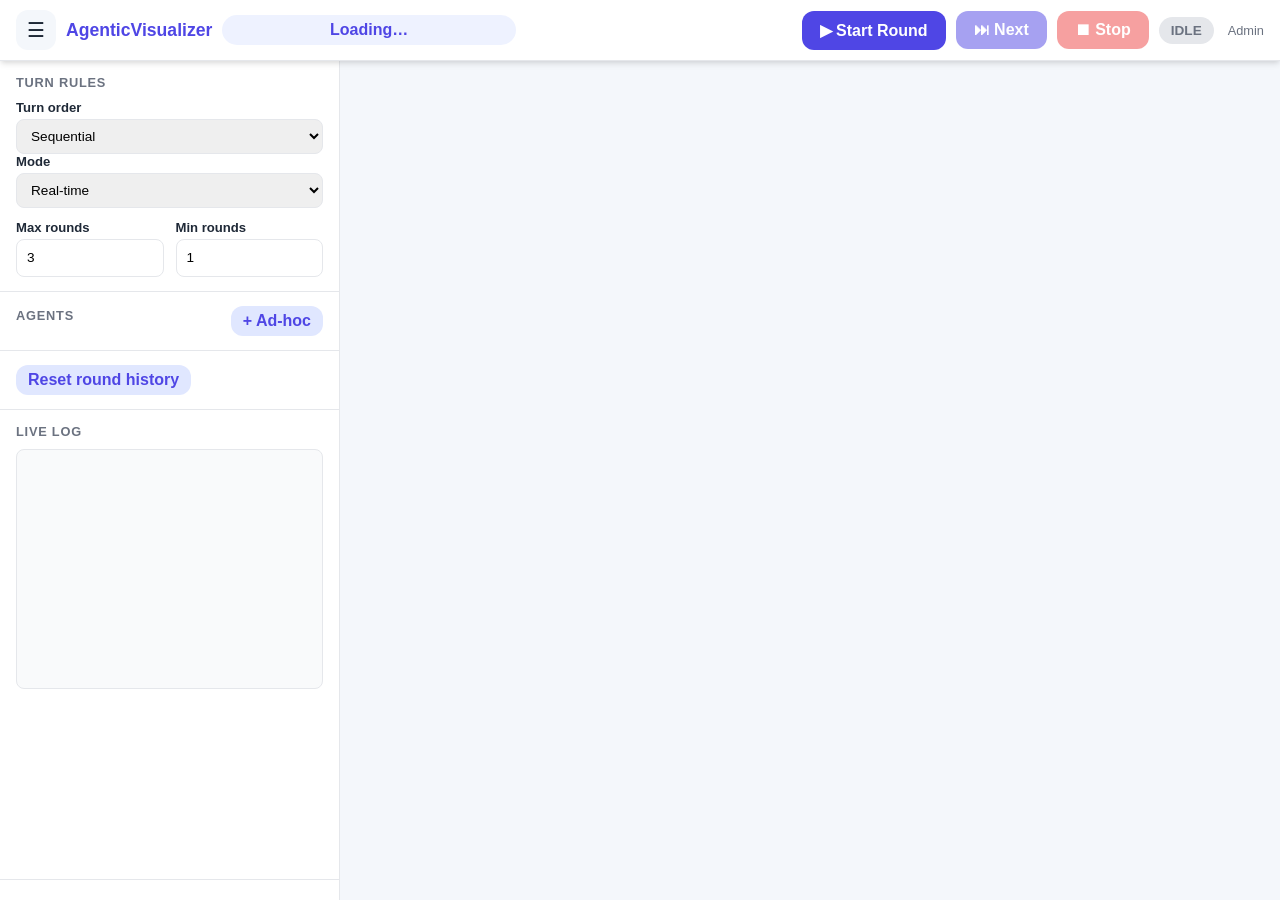
<file: static/index.html>
<!DOCTYPE html>
<html lang="en">
<head>
  <meta charset="UTF-8">
  <meta name="viewport" content="width=device-width, initial-scale=1.0">
  <title>AgenticVisualizer</title>
  <link rel="stylesheet" href="/static/styles.css">
</head>
<body>
  <div id="app">
    <header class="top-bar">
      <button id="toggle-panel" class="icon-btn" title="Toggle panel">☰</button>
      <h1>AgenticVisualizer</h1>
      <div class="topic-banner">
        <span id="topic-display">Loading…</span>
      </div>
      <div class="spacer"></div>
      <button id="start-round" class="action-btn">▶ Start Round</button>
      <button id="next-step" class="action-btn" disabled>⏭ Next</button>
      <button id="stop-round" class="action-btn danger" disabled>⏹ Stop</button>
      <div id="status-indicator" class="status idle">Idle</div>
      <a href="/admin" style="font-size:0.8rem;color:var(--text-muted);text-decoration:none;margin-left:4px">Admin</a>
    </header>

    <main class="main">
      <aside id="teacher-panel" class="panel open">

        <!-- Loaded package info -->
        <div class="panel-section" id="package-section" style="display:none">
          <h2>Loaded package</h2>
          <div id="package-banner" class="package-banner"></div>
        </div>

        <div class="panel-section">
          <h2>Turn rules</h2>
          <label>
            Turn order
            <select id="turn-order">
              <option value="sequential">Sequential</option>
              <option value="random">Random</option>
              <option value="simultaneous_proposal">Simultaneous proposals</option>
            </select>
          </label>
          <label>
            Mode
            <select id="mode-select">
              <option value="realtime">Real-time</option>
              <option value="auto_pause">Auto-pause</option>
              <option value="step_by_step">Step-by-step</option>
            </select>
          </label>
          <div class="row">
            <label>Max rounds <input type="number" id="max-rounds" min="1" max="10" value="3"></label>
            <label>Min rounds <input type="number" id="min-rounds" min="1" max="10" value="1"></label>
          </div>
        </div>

        <div class="panel-section">
          <div class="section-header">
            <h2>Agents</h2>
            <button id="add-agent" class="small-btn">+ Ad-hoc</button>
          </div>
          <div id="agents-list"></div>
        </div>

        <div class="panel-section">
          <button id="reset-round" class="small-btn">Reset round history</button>
        </div>

        <div class="panel-section log-section">
          <h2>Live log</h2>
          <div id="live-log"></div>
        </div>
      </aside>

      <section id="room" class="room">
        <div id="avatars-container" class="avatars-container"></div>

        <div id="transcript-modal" class="modal hidden">
          <div class="modal-content">
            <button class="modal-close" id="close-transcript">&times;</button>
            <h2 id="transcript-title">Transcript</h2>
            <div id="transcript-body"></div>
          </div>
        </div>

        <div id="outcome-card" class="outcome-card hidden">
          <div id="outcome-badge" class="outcome-badge">Outcome</div>
          <h2 id="outcome-title"></h2>
          <div id="outcome-proposal" class="proposal-box"></div>
          <div id="outcome-details" class="details-box"></div>
          <p id="outcome-summary"></p>
          <button id="close-outcome" class="small-btn">Close</button>
        </div>
      </section>
    </main>
  </div>

  <script src="/static/app.js"></script>
</body>
</html>
</file>
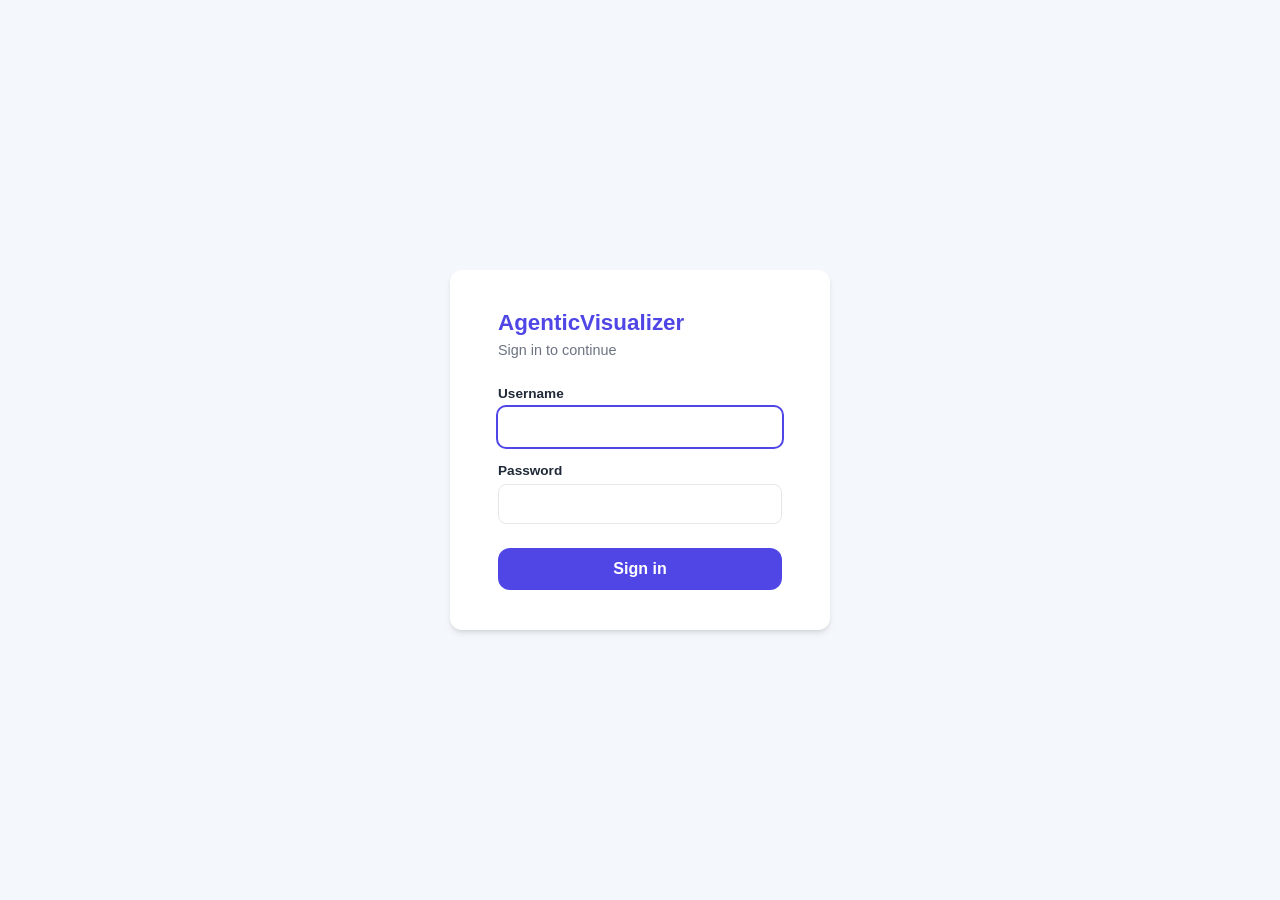
<file: static/login.html>
<!DOCTYPE html>
<html lang="en">
<head>
  <meta charset="UTF-8">
  <meta name="viewport" content="width=device-width, initial-scale=1.0">
  <title>AgenticVisualizer — Login</title>
  <link rel="stylesheet" href="/static/styles.css">
  <style>
    body { display: flex; align-items: center; justify-content: center; min-height: 100vh; overflow: auto; }
    .login-card {
      background: var(--panel-bg);
      border-radius: var(--radius);
      box-shadow: var(--shadow);
      padding: 40px 48px;
      width: 100%;
      max-width: 380px;
    }
    .login-card h1 { margin: 0 0 6px; font-size: 1.4rem; color: var(--primary); }
    .login-card p { margin: 0 0 28px; color: var(--text-muted); font-size: 0.9rem; }
    .login-card label { display: flex; flex-direction: column; gap: 6px; font-size: 0.85rem;
                        font-weight: 600; margin-bottom: 16px; }
    .login-card input {
      padding: 10px 12px; border: 1px solid var(--border); border-radius: 8px;
      font-size: 1rem; font-family: inherit; width: 100%; box-sizing: border-box;
    }
    .login-card input:focus { outline: 2px solid var(--primary); border-color: transparent; }
    .login-card button {
      width: 100%; padding: 12px; background: var(--primary); color: white;
      border: none; border-radius: var(--radius); font-size: 1rem; font-weight: 700;
      cursor: pointer; margin-top: 8px;
    }
    .login-card button:hover { background: var(--primary-hover); }
    .error-msg {
      background: #fee2e2; color: #991b1b; border-radius: 8px;
      padding: 10px 14px; margin-bottom: 18px; font-size: 0.875rem; font-weight: 600;
    }
  </style>
</head>
<body>
  <div class="login-card">
    <h1>AgenticVisualizer</h1>
    <p>Sign in to continue</p>
    <div id="error-msg" class="error-msg" style="display:none">Incorrect username or password.</div>
    <form method="POST" action="/login">
      <label>Username <input type="text" name="username" autocomplete="username" autofocus required></label>
      <label>Password <input type="password" name="password" autocomplete="current-password" required></label>
      <button type="submit">Sign in</button>
    </form>
  </div>
  <script>
    if (new URLSearchParams(location.search).get("error")) {
      document.getElementById("error-msg").style.display = "";
    }
  </script>
</body>
</html>
</file>
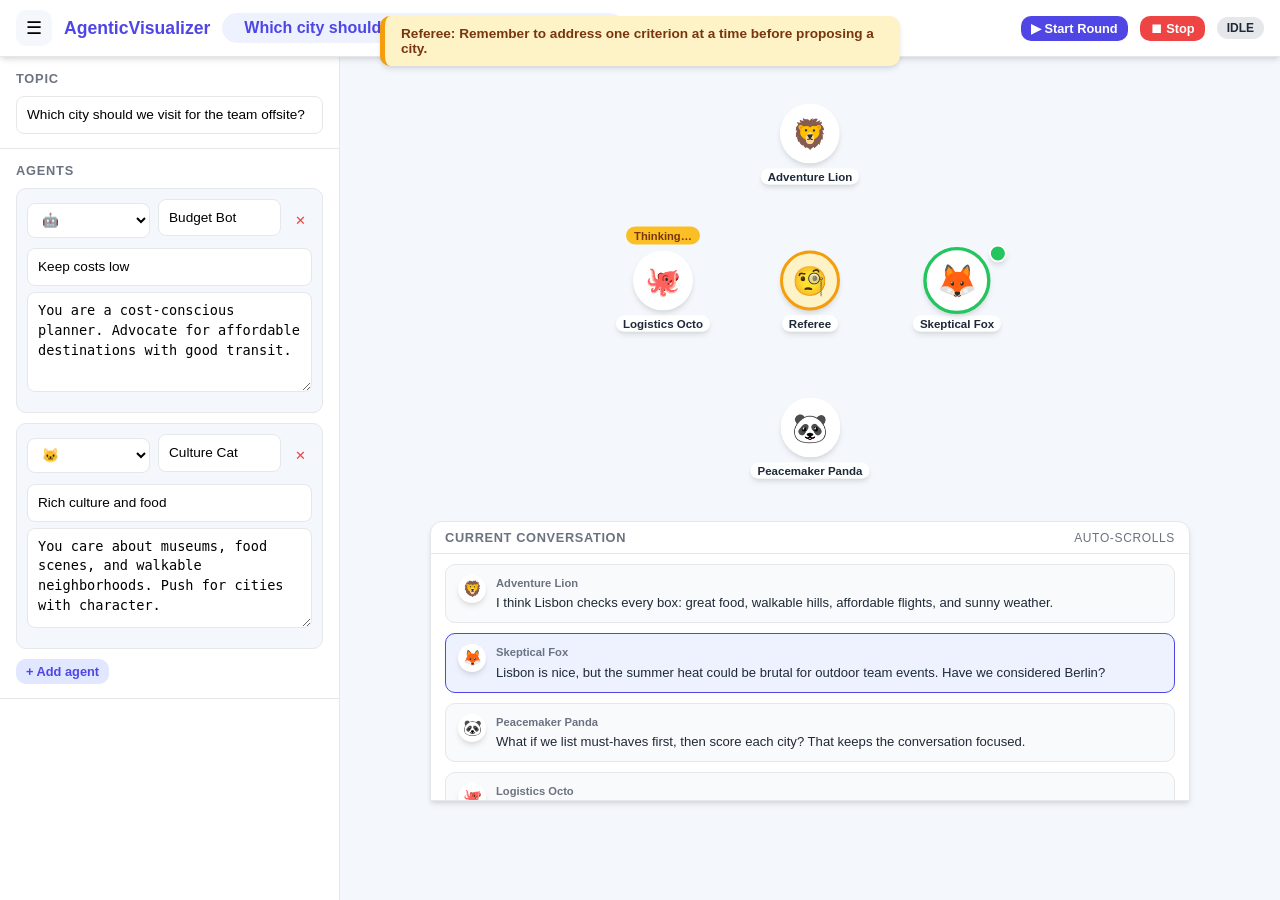
<file: static/mockup-side-transcript.html>
<!DOCTYPE html>
<html lang="en">
<head>
  <meta charset="UTF-8">
  <meta name="viewport" content="width=device-width, initial-scale=1.0">
  <title>Mock-up B — Side Transcript</title>
  <style>
    :root {
      --bg: #f4f7fb;
      --panel-bg: #ffffff;
      --primary: #4f46e5;
      --danger: #ef4444;
      --success: #22c55e;
      --text: #1f2937;
      --text-muted: #6b7280;
      --border: #e5e7eb;
      --shadow: 0 4px 6px -1px rgba(0, 0, 0, 0.1), 0 2px 4px -1px rgba(0, 0, 0, 0.06);
      --radius: 10px;
    }

    * { box-sizing: border-box; }

    html, body {
      margin: 0;
      padding: 0;
      min-height: 100%;
      font-family: "Segoe UI", Roboto, Helvetica, Arial, sans-serif;
      background: var(--bg);
      color: var(--text);
      overflow: auto;
    }

    #app {
      display: flex;
      flex-direction: column;
      min-height: 100vh;
    }

    .top-bar {
      display: flex;
      align-items: center;
      gap: 12px;
      padding: 10px 16px;
      background: var(--panel-bg);
      border-bottom: 1px solid var(--border);
      box-shadow: var(--shadow);
      position: sticky;
      top: 0;
      z-index: 10;
    }

    .top-bar h1 {
      margin: 0;
      font-size: 1.1rem;
      color: var(--primary);
    }

    .topic-banner {
      flex: 1;
      text-align: center;
      font-size: 1rem;
      font-weight: 600;
      padding: 6px 14px;
      background: #eef2ff;
      border-radius: 999px;
      color: var(--primary);
      white-space: nowrap;
      overflow: hidden;
      text-overflow: ellipsis;
    }

    .main {
      display: flex;
      flex: 1;
    }

    .panel {
      width: 340px;
      background: var(--panel-bg);
      border-right: 1px solid var(--border);
      display: flex;
      flex-direction: column;
      overflow-y: auto;
      padding-bottom: 20px;
    }

    .panel-section {
      padding: 14px 16px;
      border-bottom: 1px solid var(--border);
    }

    .panel-section h2 {
      margin: 0 0 10px 0;
      font-size: 0.8rem;
      color: var(--text-muted);
      text-transform: uppercase;
      letter-spacing: 0.06em;
    }

    .panel label {
      display: flex;
      flex-direction: column;
      gap: 4px;
      font-size: 0.82rem;
      font-weight: 600;
    }

    .panel input, .panel select, .panel textarea {
      width: 100%;
      padding: 8px 10px;
      border: 1px solid var(--border);
      border-radius: 8px;
      font-size: 0.85rem;
      line-height: 1.45;
    }

    .panel textarea {
      resize: vertical;
      min-height: 100px;
      font-family: ui-monospace, SFMono-Regular, Menlo, Monaco, Consolas, monospace;
    }

    .row { display: flex; gap: 12px; margin-top: 10px; }
    .row label { flex: 1; }

    .section-header {
      display: flex;
      justify-content: space-between;
      align-items: center;
    }

    .small-btn {
      padding: 5px 10px;
      background: #e0e7ff;
      color: var(--primary);
      border: none;
      border-radius: var(--radius);
      font-weight: 600;
      font-size: 0.8rem;
      cursor: pointer;
    }

    .agent-card, .rule-card {
      background: var(--bg);
      border: 1px solid var(--border);
      border-radius: var(--radius);
      padding: 10px;
      margin-bottom: 10px;
    }

    .agent-card input, .agent-card textarea {
      margin-bottom: 6px;
    }

    .agent-header {
      display: flex;
      align-items: center;
      gap: 8px;
      margin-bottom: 6px;
    }

    .agent-avatar-picker {
      font-size: 1.2rem;
      background: white;
      border: 1px solid var(--border);
      border-radius: 8px;
      padding: 3px;
    }

    .hint {
      font-size: 0.75rem;
      color: var(--text-muted);
      margin: 6px 0 0 0;
    }

    /* Room */
    .room {
      flex: 1;
      display: flex;
      flex-direction: column;
      align-items: center;
      padding: 24px 20px 0;
      min-height: 500px;
    }

    .avatars-container {
      position: relative;
      width: min(55vh, 55vw);
      height: min(55vh, 55vw);
      max-width: 420px;
      max-height: 420px;
      min-width: 260px;
      min-height: 260px;
    }

    .avatar {
      position: absolute;
      transform: translate(-50%, -50%);
      display: flex;
      flex-direction: column;
      align-items: center;
      transition: all 0.3s ease;
    }

    .avatar-face {
      width: 60px;
      height: 60px;
      border-radius: 50%;
      background: white;
      display: flex;
      align-items: center;
      justify-content: center;
      font-size: 1.8rem;
      box-shadow: var(--shadow);
      border: 3px solid transparent;
    }

    .avatar-name {
      margin-top: 5px;
      padding: 2px 7px;
      background: rgba(255, 255, 255, 0.95);
      border-radius: 999px;
      font-size: 0.72rem;
      font-weight: 700;
      box-shadow: var(--shadow);
      white-space: nowrap;
    }

    .avatar.speaking .avatar-face {
      border-color: var(--success);
      transform: scale(1.12);
    }

    /* Small in-room indicator only */
    .speech-dot {
      position: absolute;
      top: -6px;
      right: -6px;
      width: 18px;
      height: 18px;
      background: var(--success);
      border-radius: 50%;
      border: 2px solid white;
      box-shadow: var(--shadow);
    }

    .thinking-bubble {
      position: absolute;
      top: -24px;
      background: #fbbf24;
      color: #78350f;
      padding: 3px 8px;
      border-radius: 999px;
      font-weight: 700;
      font-size: 0.7rem;
      white-space: nowrap;
    }

    .referee-avatar .avatar-face {
      background: #fef3c7;
      border-color: #f59e0b;
    }

    /* CHANGE: current speech lives in a dedicated bottom transcript strip */
    .transcript-strip {
      width: 100%;
      max-width: 760px;
      margin-top: 20px;
      background: white;
      border: 1px solid var(--border);
      border-radius: 12px 12px 0 0;
      box-shadow: var(--shadow);
      display: flex;
      flex-direction: column;
      max-height: 280px;
    }

    .transcript-strip-header {
      display: flex;
      justify-content: space-between;
      align-items: center;
      padding: 8px 14px;
      border-bottom: 1px solid var(--border);
      font-size: 0.8rem;
      font-weight: 700;
      color: var(--text-muted);
      text-transform: uppercase;
      letter-spacing: 0.05em;
    }

    .transcript-strip-body {
      overflow-y: auto;
      padding: 10px 14px;
      display: flex;
      flex-direction: column;
      gap: 10px;
    }

    .transcript-entry {
      display: flex;
      gap: 10px;
      align-items: flex-start;
      padding: 10px 12px;
      border-radius: 10px;
      background: #f9fafb;
      border: 1px solid var(--border);
    }

    .transcript-entry.active {
      background: #eef2ff;
      border-color: var(--primary);
    }

    .transcript-entry .avatar-mini {
      width: 28px;
      height: 28px;
      border-radius: 50%;
      background: white;
      display: flex;
      align-items: center;
      justify-content: center;
      font-size: 0.95rem;
      flex-shrink: 0;
      box-shadow: var(--shadow);
    }

    .transcript-entry .text {
      flex: 1;
      font-size: 0.82rem;
      line-height: 1.45;
    }

    .transcript-entry .name {
      font-size: 0.7rem;
      font-weight: 700;
      color: var(--text-muted);
      margin-bottom: 2px;
    }

    .referee-warning {
      position: absolute;
      top: 16px;
      left: 50%;
      transform: translateX(-50%);
      background: #fef3c7;
      border-left: 5px solid #f59e0b;
      color: #78350f;
      padding: 10px 16px;
      border-radius: 10px;
      max-width: min(90%, 520px);
      font-size: 0.85rem;
      font-weight: 600;
      box-shadow: var(--shadow);
      z-index: 15;
    }

    @media (max-width: 900px) {
      .main { flex-direction: column; }
      .panel { width: 100%; border-right: none; border-bottom: 1px solid var(--border); }
    }
  </style>
</head>
<body>
  <div id="app">
    <header class="top-bar">
      <button class="icon-btn" style="width:36px;height:36px;font-size:1.1rem;background:var(--bg);border:none;border-radius:10px;cursor:pointer;">☰</button>
      <h1>AgenticVisualizer</h1>
      <div class="topic-banner">Which city should we visit for the team offsite?</div>
      <div style="flex:1;"></div>
      <button class="small-btn" style="background:var(--primary);color:white;">▶ Start Round</button>
      <button class="small-btn" style="background:var(--danger);color:white;">⏹ Stop</button>
      <span style="padding:4px 10px;border-radius:999px;background:#e5e7eb;font-size:0.75rem;font-weight:700;">IDLE</span>
    </header>

    <main class="main">
      <aside class="panel">
        <div class="panel-section">
          <h2>Topic</h2>
          <input type="text" value="Which city should we visit for the team offsite?">
        </div>
        <div class="panel-section">
          <h2>Agents</h2>
          <div class="agent-card">
            <div class="agent-header">
              <select class="agent-avatar-picker"><option>🤖</option></select>
              <input type="text" class="agent-name-input" value="Budget Bot">
              <button style="background:transparent;border:none;color:var(--danger);cursor:pointer;">✕</button>
            </div>
            <input type="text" value="Keep costs low">
            <textarea>You are a cost-conscious planner. Advocate for affordable destinations with good transit.</textarea>
          </div>
          <div class="agent-card">
            <div class="agent-header">
              <select class="agent-avatar-picker"><option>🐱</option></select>
              <input type="text" class="agent-name-input" value="Culture Cat">
              <button style="background:transparent;border:none;color:var(--danger);cursor:pointer;">✕</button>
            </div>
            <input type="text" value="Rich culture and food">
            <textarea>You care about museums, food scenes, and walkable neighborhoods. Push for cities with character.</textarea>
          </div>
          <button class="small-btn">+ Add agent</button>
        </div>
      </aside>

      <section class="room">
        <div class="avatars-container">
          <div class="avatar" style="left:50%;top:15%;">
            <div class="avatar-face">🦁</div>
            <div class="avatar-name">Adventure Lion</div>
          </div>

          <div class="avatar speaking" style="left:85%;top:50%;">
            <div class="avatar-face">🦊</div>
            <div class="speech-dot"></div>
            <div class="avatar-name">Skeptical Fox</div>
          </div>

          <div class="avatar" style="left:50%;top:85%;">
            <div class="avatar-face">🐼</div>
            <div class="avatar-name">Peacemaker Panda</div>
          </div>

          <div class="avatar" style="left:15%;top:50%;">
            <div class="avatar-face">🐙</div>
            <div class="avatar-name">Logistics Octo</div>
            <div class="thinking-bubble">Thinking…</div>
          </div>

          <div class="avatar referee-avatar" style="left:50%;top:50%;">
            <div class="avatar-face">🧐</div>
            <div class="avatar-name">Referee</div>
          </div>
        </div>

        <div class="transcript-strip">
          <div class="transcript-strip-header">
            <span>Current conversation</span>
            <span style="font-weight:400;font-size:0.75rem;">auto-scrolls</span>
          </div>
          <div class="transcript-strip-body">
            <div class="transcript-entry">
              <div class="avatar-mini">🦁</div>
              <div class="text">
                <div class="name">Adventure Lion</div>
                I think Lisbon checks every box: great food, walkable hills, affordable flights, and sunny weather.
              </div>
            </div>
            <div class="transcript-entry active">
              <div class="avatar-mini">🦊</div>
              <div class="text">
                <div class="name">Skeptical Fox</div>
                Lisbon is nice, but the summer heat could be brutal for outdoor team events. Have we considered Berlin?
              </div>
            </div>
            <div class="transcript-entry">
              <div class="avatar-mini">🐼</div>
              <div class="text">
                <div class="name">Peacemaker Panda</div>
                What if we list must-haves first, then score each city? That keeps the conversation focused.
              </div>
            </div>
            <div class="transcript-entry">
              <div class="avatar-mini">🐙</div>
              <div class="text">
                <div class="name">Logistics Octo</div>
                Berlin has direct flights from most hubs and excellent group accommodation options.
              </div>
            </div>
          </div>
        </div>

        <div class="referee-warning"><strong>Referee:</strong> Remember to address one criterion at a time before proposing a city.</div>
      </section>
    </main>
  </div>
</body>
</html>
</file>
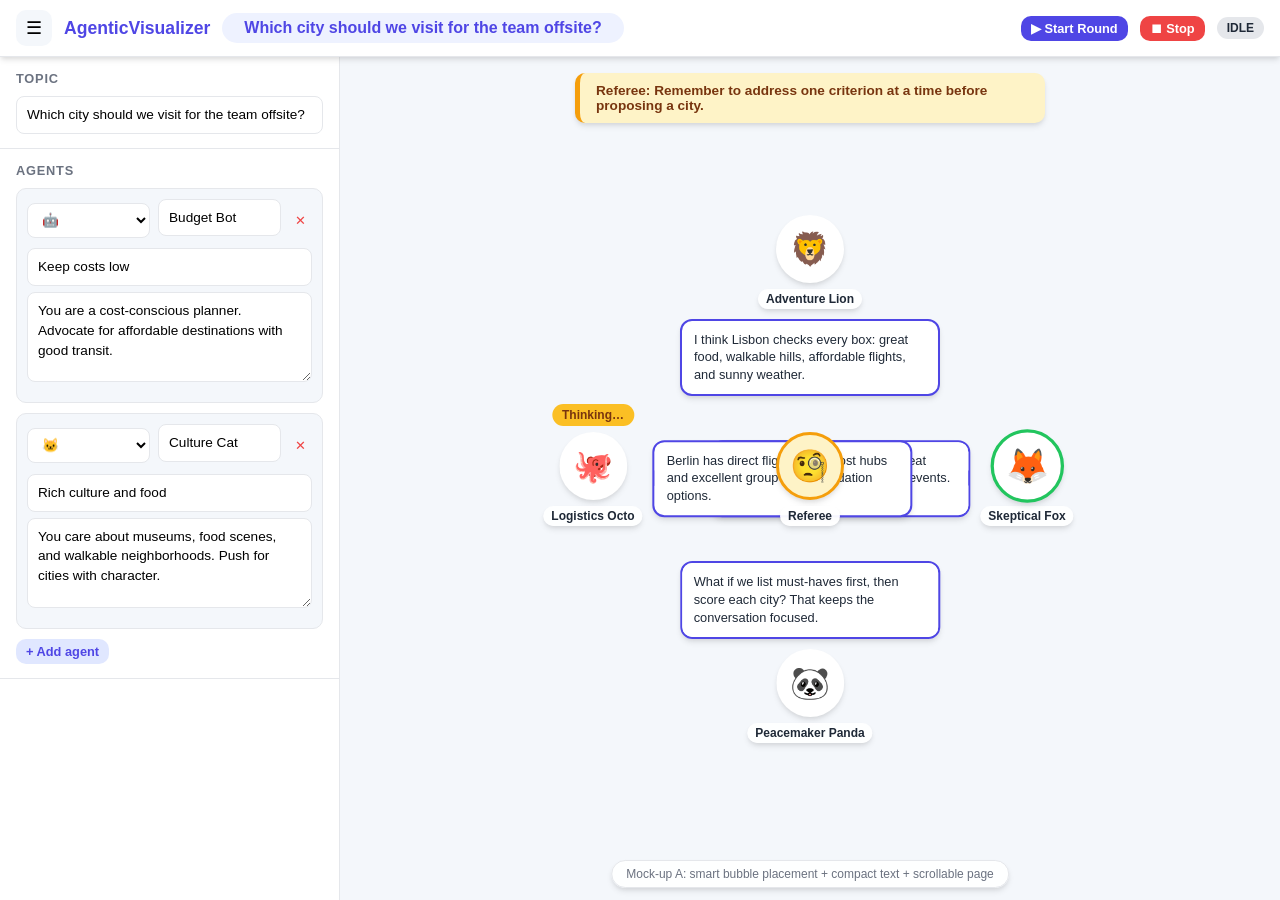
<file: static/mockup-smart-bubbles.html>
<!DOCTYPE html>
<html lang="en">
<head>
  <meta charset="UTF-8">
  <meta name="viewport" content="width=device-width, initial-scale=1.0">
  <title>Mock-up A — Smart Bubbles</title>
  <style>
    :root {
      --bg: #f4f7fb;
      --panel-bg: #ffffff;
      --primary: #4f46e5;
      --primary-hover: #4338ca;
      --danger: #ef4444;
      --success: #22c55e;
      --text: #1f2937;
      --text-muted: #6b7280;
      --border: #e5e7eb;
      --shadow: 0 4px 6px -1px rgba(0, 0, 0, 0.1), 0 2px 4px -1px rgba(0, 0, 0, 0.06);
      --radius: 10px;
    }

    * { box-sizing: border-box; }

    html, body {
      margin: 0;
      padding: 0;
      min-height: 100%;
      font-family: "Segoe UI", Roboto, Helvetica, Arial, sans-serif;
      background: var(--bg);
      color: var(--text);
      /* CHANGE: allow scrolling instead of clipping */
      overflow: auto;
    }

    #app {
      display: flex;
      flex-direction: column;
      min-height: 100vh;
    }

    .top-bar {
      display: flex;
      align-items: center;
      gap: 12px;
      padding: 10px 16px;
      background: var(--panel-bg);
      border-bottom: 1px solid var(--border);
      box-shadow: var(--shadow);
      position: sticky;
      top: 0;
      z-index: 10;
    }

    .top-bar h1 {
      margin: 0;
      font-size: 1.1rem;
      color: var(--primary);
    }

    .topic-banner {
      flex: 1;
      text-align: center;
      font-size: 1rem;
      font-weight: 600;
      padding: 6px 14px;
      background: #eef2ff;
      border-radius: 999px;
      color: var(--primary);
      white-space: nowrap;
      overflow: hidden;
      text-overflow: ellipsis;
    }

    .main {
      display: flex;
      flex: 1;
    }

    .panel {
      width: 340px;
      background: var(--panel-bg);
      border-right: 1px solid var(--border);
      display: flex;
      flex-direction: column;
      overflow-y: auto;
      padding-bottom: 20px;
    }

    .panel-section {
      padding: 14px 16px;
      border-bottom: 1px solid var(--border);
    }

    .panel-section h2 {
      margin: 0 0 10px 0;
      font-size: 0.8rem;
      color: var(--text-muted);
      text-transform: uppercase;
      letter-spacing: 0.06em;
    }

    .panel label {
      display: flex;
      flex-direction: column;
      gap: 4px;
      font-size: 0.82rem;
      font-weight: 600;
    }

    /* CHANGE: smaller font but more breathing room */
    .panel input, .panel select, .panel textarea {
      width: 100%;
      padding: 8px 10px;
      border: 1px solid var(--border);
      border-radius: 8px;
      font-size: 0.85rem;
      font-family: inherit;
      line-height: 1.45;
    }

    .panel textarea {
      resize: vertical;
      min-height: 90px;  /* CHANGE: taller entry boxes */
    }

    .row { display: flex; gap: 12px; margin-top: 10px; }
    .row label { flex: 1; }

    .section-header {
      display: flex;
      justify-content: space-between;
      align-items: center;
    }

    .small-btn {
      padding: 5px 10px;
      background: #e0e7ff;
      color: var(--primary);
      border: none;
      border-radius: var(--radius);
      font-weight: 600;
      font-size: 0.8rem;
      cursor: pointer;
    }

    .agent-card, .rule-card {
      background: var(--bg);
      border: 1px solid var(--border);
      border-radius: var(--radius);
      padding: 10px;
      margin-bottom: 10px;
    }

    .agent-card input, .agent-card textarea {
      margin-bottom: 6px;
    }

    .agent-header {
      display: flex;
      align-items: center;
      gap: 8px;
      margin-bottom: 6px;
    }

    .agent-avatar-picker {
      font-size: 1.2rem;
      background: white;
      border: 1px solid var(--border);
      border-radius: 8px;
      padding: 3px;
    }

    .hint {
      font-size: 0.75rem;
      color: var(--text-muted);
      margin: 6px 0 0 0;
    }

    /* Room */
    .room {
      flex: 1;
      position: relative;
      display: flex;
      align-items: center;
      justify-content: center;
      padding: 40px 20px;
      min-height: 600px;
      overflow: visible;
    }

    .avatars-container {
      position: relative;
      width: min(70vh, 70vw);
      height: min(70vh, 70vw);
      max-width: 620px;
      max-height: 620px;
      min-width: 320px;
      min-height: 320px;
    }

    .avatar {
      position: absolute;
      transform: translate(-50%, -50%);
      display: flex;
      flex-direction: column;
      align-items: center;
      transition: all 0.3s ease;
    }

    .avatar-face {
      width: 68px;
      height: 68px;
      border-radius: 50%;
      background: white;
      display: flex;
      align-items: center;
      justify-content: center;
      font-size: 2rem;
      box-shadow: var(--shadow);
      border: 3px solid transparent;
    }

    .avatar-name {
      margin-top: 6px;
      padding: 3px 8px;
      background: rgba(255, 255, 255, 0.95);
      border-radius: 999px;
      font-size: 0.75rem;
      font-weight: 700;
      box-shadow: var(--shadow);
      white-space: nowrap;
    }

    .avatar.speaking .avatar-face {
      border-color: var(--success);
      transform: scale(1.08);
    }

    /* CHANGE: compact, scrollable, smartly-placed speech bubble */
    .speech-bubble {
      position: absolute;
      width: 260px;
      max-height: 170px;
      overflow-y: auto;
      background: white;
      border: 2px solid var(--primary);
      border-radius: 12px;
      padding: 10px 12px;
      box-shadow: var(--shadow);
      font-size: 0.8rem;
      line-height: 1.4;
      z-index: 5;
      text-align: left;
    }

    .speech-bubble::-webkit-scrollbar { width: 6px; }
    .speech-bubble::-webkit-scrollbar-thumb {
      background: var(--border);
      border-radius: 3px;
    }

    /* Smart placement classes */
    .speech-bubble.placement-top {
      bottom: 100%;
      left: 50%;
      transform: translateX(-50%);
      margin-bottom: 10px;
    }
    .speech-bubble.placement-top::after {
      content: '';
      position: absolute;
      top: 100%;
      left: 50%;
      transform: translateX(-50%);
      border-width: 8px;
      border-style: solid;
      border-color: var(--primary) transparent transparent transparent;
    }

    .speech-bubble.placement-bottom {
      top: 100%;
      left: 50%;
      transform: translateX(-50%);
      margin-top: 10px;
    }
    .speech-bubble.placement-bottom::after {
      content: '';
      position: absolute;
      bottom: 100%;
      left: 50%;
      transform: translateX(-50%);
      border-width: 8px;
      border-style: solid;
      border-color: transparent transparent var(--primary) transparent;
    }

    .speech-bubble.placement-left {
      right: 100%;
      top: 50%;
      transform: translateY(-50%);
      margin-right: 10px;
    }
    .speech-bubble.placement-left::after {
      content: '';
      position: absolute;
      left: 100%;
      top: 50%;
      transform: translateY(-50%);
      border-width: 8px;
      border-style: solid;
      border-color: transparent transparent transparent var(--primary);
    }

    .speech-bubble.placement-right {
      left: 100%;
      top: 50%;
      transform: translateY(-50%);
      margin-left: 10px;
    }
    .speech-bubble.placement-right::after {
      content: '';
      position: absolute;
      right: 100%;
      top: 50%;
      transform: translateY(-50%);
      border-width: 8px;
      border-style: solid;
      border-color: transparent var(--primary) transparent transparent;
    }

    .thinking-bubble {
      position: absolute;
      top: -28px;
      background: #fbbf24;
      color: #78350f;
      padding: 4px 10px;
      border-radius: 999px;
      font-weight: 700;
      font-size: 0.75rem;
      white-space: nowrap;
    }

    .referee-avatar .avatar-face {
      background: #fef3c7;
      border-color: #f59e0b;
    }

    .referee-warning {
      position: absolute;
      top: 16px;
      left: 50%;
      transform: translateX(-50%);
      background: #fef3c7;
      border-left: 5px solid #f59e0b;
      color: #78350f;
      padding: 10px 16px;
      border-radius: 10px;
      max-width: min(90%, 520px);
      font-size: 0.85rem;
      font-weight: 600;
      box-shadow: var(--shadow);
      z-index: 15;
    }

    .legend {
      position: absolute;
      bottom: 12px;
      left: 50%;
      transform: translateX(-50%);
      background: rgba(255,255,255,0.95);
      border: 1px solid var(--border);
      border-radius: 999px;
      padding: 6px 14px;
      font-size: 0.75rem;
      color: var(--text-muted);
      box-shadow: var(--shadow);
    }

    @media (max-width: 900px) {
      .main { flex-direction: column; }
      .panel { width: 100%; border-right: none; border-bottom: 1px solid var(--border); }
    }
  </style>
</head>
<body>
  <div id="app">
    <header class="top-bar">
      <button class="icon-btn" style="width:36px;height:36px;font-size:1.1rem;background:var(--bg);border:none;border-radius:10px;cursor:pointer;">☰</button>
      <h1>AgenticVisualizer</h1>
      <div class="topic-banner">Which city should we visit for the team offsite?</div>
      <div style="flex:1;"></div>
      <button class="small-btn" style="background:var(--primary);color:white;">▶ Start Round</button>
      <button class="small-btn" style="background:var(--danger);color:white;">⏹ Stop</button>
      <span style="padding:4px 10px;border-radius:999px;background:#e5e7eb;font-size:0.75rem;font-weight:700;">IDLE</span>
    </header>

    <main class="main">
      <aside class="panel">
        <div class="panel-section">
          <h2>Topic</h2>
          <input type="text" value="Which city should we visit for the team offsite?">
        </div>
        <div class="panel-section">
          <h2>Agents</h2>
          <div class="agent-card">
            <div class="agent-header">
              <select class="agent-avatar-picker"><option>🤖</option></select>
              <input type="text" class="agent-name-input" value="Budget Bot">
              <button style="background:transparent;border:none;color:var(--danger);cursor:pointer;">✕</button>
            </div>
            <input type="text" value="Keep costs low">
            <textarea>You are a cost-conscious planner. Advocate for affordable destinations with good transit.</textarea>
          </div>
          <div class="agent-card">
            <div class="agent-header">
              <select class="agent-avatar-picker"><option>🐱</option></select>
              <input type="text" class="agent-name-input" value="Culture Cat">
              <button style="background:transparent;border:none;color:var(--danger);cursor:pointer;">✕</button>
            </div>
            <input type="text" value="Rich culture and food">
            <textarea>You care about museums, food scenes, and walkable neighborhoods. Push for cities with character.</textarea>
          </div>
          <button class="small-btn">+ Add agent</button>
        </div>
      </aside>

      <section class="room">
        <div class="avatars-container">
          <!-- Top agent: bubble placed BELOW so it isn't clipped -->
          <div class="avatar" style="left:50%;top:15%;">
            <div class="avatar-face">🦁</div>
            <div class="avatar-name">Adventure Lion</div>
            <div class="speech-bubble placement-bottom">I think Lisbon checks every box: great food, walkable hills, affordable flights, and sunny weather.</div>
          </div>

          <!-- Right agent: bubble placed to the LEFT -->
          <div class="avatar speaking" style="left:85%;top:50%;">
            <div class="avatar-face">🦊</div>
            <div class="avatar-name">Skeptical Fox</div>
            <div class="speech-bubble placement-left">Lisbon is nice, but the summer heat could be brutal for outdoor team events. Have we considered Berlin?</div>
          </div>

          <!-- Bottom agent: bubble placed ABOVE -->
          <div class="avatar" style="left:50%;top:85%;">
            <div class="avatar-face">🐼</div>
            <div class="avatar-name">Peacemaker Panda</div>
            <div class="speech-bubble placement-top">What if we list must-haves first, then score each city? That keeps the conversation focused.</div>
          </div>

          <!-- Left agent: bubble placed to the RIGHT -->
          <div class="avatar" style="left:15%;top:50%;">
            <div class="avatar-face">🐙</div>
            <div class="avatar-name">Logistics Octo</div>
            <div class="speech-bubble placement-right">Berlin has direct flights from most hubs and excellent group accommodation options.</div>
            <div class="thinking-bubble">Thinking…</div>
          </div>

          <!-- Referee in center -->
          <div class="avatar referee-avatar" style="left:50%;top:50%;">
            <div class="avatar-face">🧐</div>
            <div class="avatar-name">Referee</div>
          </div>
        </div>

        <div class="referee-warning"><strong>Referee:</strong> Remember to address one criterion at a time before proposing a city.</div>
        <div class="legend">Mock-up A: smart bubble placement + compact text + scrollable page</div>
      </section>
    </main>
  </div>
</body>
</html>
</file>
<file: static/styles.css>
:root {
  --bg: #f4f7fb;
  --panel-bg: #ffffff;
  --primary: #4f46e5;
  --primary-hover: #4338ca;
  --danger: #ef4444;
  --danger-hover: #dc2626;
  --success: #22c55e;
  --text: #1f2937;
  --text-muted: #6b7280;
  --border: #e5e7eb;
  --shadow: 0 4px 6px -1px rgba(0, 0, 0, 0.1), 0 2px 4px -1px rgba(0, 0, 0, 0.06);
  --radius: 12px;
}

* {
  box-sizing: border-box;
}

html, body {
  margin: 0;
  padding: 0;
  height: 100%;
  font-family: "Segoe UI", Roboto, Helvetica, Arial, sans-serif;
  background: var(--bg);
  color: var(--text);
  overflow: hidden;
}

#app {
  display: flex;
  flex-direction: column;
  height: 100vh;
}

/* Top bar */
.top-bar {
  display: flex;
  align-items: center;
  gap: 10px;
  padding: 10px 16px;
  background: var(--panel-bg);
  border-bottom: 1px solid var(--border);
  box-shadow: var(--shadow);
  position: sticky;
  top: 0;
  z-index: 10;
}

.top-bar h1 {
  margin: 0;
  font-size: 1.1rem;
  color: var(--primary);
}

.topic-banner {
  flex: 1;
  text-align: center;
  font-size: 1rem;
  font-weight: 600;
  padding: 6px 14px;
  background: #eef2ff;
  border-radius: 999px;
  color: var(--primary);
  white-space: nowrap;
  overflow: hidden;
  text-overflow: ellipsis;
}

.spacer {
  flex: 1;
}

.icon-btn, .action-btn, .small-btn {
  border: none;
  border-radius: var(--radius);
  cursor: pointer;
  font-size: 1rem;
  transition: background 0.15s, transform 0.05s;
}

.icon-btn {
  width: 40px;
  height: 40px;
  background: var(--bg);
  color: var(--text);
  font-size: 1.25rem;
}

.icon-btn:hover {
  background: var(--border);
}

.action-btn {
  padding: 10px 18px;
  background: var(--primary);
  color: white;
  font-weight: 600;
}

.action-btn:hover:not(:disabled) {
  background: var(--primary-hover);
}

.action-btn:disabled {
  opacity: 0.5;
  cursor: not-allowed;
}

.action-btn.danger {
  background: var(--danger);
}

.action-btn.danger:hover:not(:disabled) {
  background: var(--danger-hover);
}

.small-btn {
  padding: 6px 12px;
  background: #e0e7ff;
  color: var(--primary);
  font-weight: 600;
}

.small-btn:hover {
  background: #c7d2fe;
}

.status {
  padding: 6px 12px;
  border-radius: 999px;
  font-size: 0.85rem;
  font-weight: 700;
  text-transform: uppercase;
}

.status.idle {
  background: #e5e7eb;
  color: var(--text-muted);
}

.status.running {
  background: #fef3c7;
  color: #b45309;
  animation: pulse 1.5s infinite;
}

.status.paused {
  background: #e0e7ff;
  color: var(--primary);
}

.status.waiting {
  background: #dbeafe;
  color: #1e40af;
  animation: pulse 1.5s infinite;
}

@keyframes pulse {
  0%, 100% { opacity: 1; }
  50% { opacity: 0.6; }
}

/* Main layout */
.main {
  display: flex;
  flex: 1;
  min-height: 0;
  overflow: hidden;
}

/* Teacher panel */
.panel {
  width: 340px;
  background: var(--panel-bg);
  border-right: 1px solid var(--border);
  display: flex;
  flex-direction: column;
  overflow-y: auto;
  transition: margin-left 0.25s ease;
  padding-bottom: 20px;
}

.panel.closed {
  margin-left: -340px;
}

.panel-section {
  padding: 14px 16px;
  border-bottom: 1px solid var(--border);
}

.panel-section h2 {
  margin: 0 0 10px 0;
  font-size: 0.8rem;
  color: var(--text-muted);
  text-transform: uppercase;
  letter-spacing: 0.06em;
}

.panel label {
  display: flex;
  flex-direction: column;
  gap: 4px;
  font-size: 0.82rem;
  font-weight: 600;
}

.panel input, .panel select, .panel textarea {
  width: 100%;
  padding: 8px 10px;
  border: 1px solid var(--border);
  border-radius: 8px;
  font-size: 0.85rem;
  font-family: inherit;
  line-height: 1.45;
}

.panel textarea {
  resize: vertical;
  min-height: 100px;
}

.row {
  display: flex;
  gap: 12px;
  margin-top: 12px;
}

.row label {
  flex: 1;
}

.section-header {
  display: flex;
  justify-content: space-between;
  align-items: center;
}

/* Agents list */
.agent-card {
  background: var(--bg);
  border: 1px solid var(--border);
  border-radius: var(--radius);
  padding: 10px;
  margin-bottom: 10px;
}

.agent-card input, .agent-card textarea {
  margin-bottom: 6px;
}

.agent-header {
  display: flex;
  align-items: center;
  gap: 8px;
  margin-bottom: 6px;
}

.agent-avatar-picker {
  font-size: 1.2rem;
  background: white;
  border: 1px solid var(--border);
  border-radius: 8px;
  padding: 3px;
  cursor: pointer;
}

.agent-name-input {
  flex: 1;
  font-weight: 700;
}

.delete-agent {
  background: transparent;
  border: none;
  color: var(--danger);
  cursor: pointer;
  font-size: 1.1rem;
}

.log-section {
  flex: 1;
  display: flex;
  flex-direction: column;
}

#live-log {
  flex: 1;
  min-height: 120px;
  max-height: 240px;
  overflow-y: auto;
  background: #f9fafb;
  border: 1px solid var(--border);
  border-radius: 8px;
  padding: 8px;
  font-size: 0.85rem;
}

.log-entry {
  margin-bottom: 6px;
  padding: 4px 0;
  border-bottom: 1px solid #e5e7eb;
}

.log-entry:last-child {
  border-bottom: none;
}

.log-entry strong {
  color: var(--primary);
}

/* Room */
.room {
  flex: 1;
  position: relative;
  display: flex;
  align-items: center;
  justify-content: center;
  padding: 30px 20px;
  overflow: hidden;
  min-height: 0;
}

.avatars-container {
  position: relative;
  width: min(55vh, 55vw);
  height: min(55vh, 55vw);
  max-width: min(480px, 100%);
  max-height: min(480px, 100%);
  min-width: 260px;
  min-height: 260px;
}

.avatar {
  position: absolute;
  transform: translate(-50%, -50%);
  display: flex;
  flex-direction: column;
  align-items: center;
  transition: all 0.3s ease;
}

.avatar-face {
  width: 60px;
  height: 60px;
  border-radius: 50%;
  background: white;
  display: flex;
  align-items: center;
  justify-content: center;
  font-size: 1.8rem;
  box-shadow: var(--shadow);
  border: 3px solid transparent;
  transition: border-color 0.2s, transform 0.2s;
}

.avatar-face img {
  width: 100%;
  height: 100%;
  border-radius: 50%;
  object-fit: cover;
}

/* Board mode: the steady-state stance ring. Green = WANT, indigo = OK WITH, red = WON'T, so
   the three-value vocabulary reads from colour alone for students who can't read the chip.
   Deliberately declared BEFORE .avatar.thinking / .avatar.speaking: those rules have the same
   specificity, so the later source order lets the transient mid-turn states win while active. */
.avatar.stance-want .avatar-face {
  border-color: var(--success);
}

.avatar.stance-ok_with .avatar-face {
  border-color: var(--primary);
}

.avatar.stance-wont .avatar-face {
  border-color: var(--danger);
}

.board-option-label {
  position: absolute;
  transform: translate(-50%, -50%);
  padding: 4px 10px;
  background: rgba(79, 70, 229, 0.92);
  color: white;
  border-radius: 999px;
  font-size: 0.78rem;
  font-weight: 700;
  white-space: nowrap;
  box-shadow: var(--shadow);
  pointer-events: none;
  z-index: 4;
}

.stance-chip {
  margin-top: 3px;
  padding: 1px 6px;
  background: rgba(30, 27, 75, 0.9);
  color: #e0e7ff;
  border-radius: 999px;
  font-size: 0.65rem;
  font-weight: 600;
  white-space: nowrap;
  max-width: 110px;
  overflow: hidden;
  text-overflow: ellipsis;
}

/* Anchor the 60px face (not the whole face+name+chip column) on the position the board
   geometry computes. Centring the column instead makes an avatar's face drift upward by half
   its label stack, and that drift differs between avatars that carry a stance chip and those
   that don't — which is enough to push a crowded wedge back under the 60px no-overlap floor. */
.avatars-container.board-mode .avatar {
  z-index: 3;
  transform: translate(-50%, -30px);
}

.avatar-name {
  margin-top: 5px;
  padding: 2px 7px;
  background: rgba(255, 255, 255, 0.95);
  border-radius: 999px;
  font-size: 0.72rem;
  font-weight: 700;
  box-shadow: var(--shadow);
  white-space: nowrap;
}

.avatar.thinking .avatar-face {
  border-color: #fbbf24;
  animation: bounce 0.8s infinite alternate;
}

.avatar.speaking .avatar-face {
  border-color: var(--success);
  transform: scale(1.12);
}

.thinking-bubble {
  position: absolute;
  top: -24px;
  background: #fbbf24;
  color: #78350f;
  padding: 3px 8px;
  border-radius: 999px;
  font-weight: 700;
  font-size: 0.7rem;
  white-space: nowrap;
  animation: fadeIn 0.2s;
}

.generating-bubble {
  position: absolute;
  top: -28px;
  right: -14px;
  background: #e0e7ff;
  border: 2px solid var(--primary);
  color: var(--primary);
  padding: 3px 8px;
  border-radius: 999px;
  font-weight: 700;
  font-size: 0.85rem;
  white-space: nowrap;
  animation: fadeIn 0.2s, pulse 1.2s infinite;
  z-index: 6;
}

.speech-bubble {
  position: absolute;
  min-width: 240px;
  max-width: 360px;
  background: white;
  border: 2px solid var(--primary);
  border-radius: 14px;
  padding: 14px 16px;
  box-shadow: var(--shadow);
  font-size: 0.9rem;
  line-height: 1.45;
  z-index: 5;
  text-align: left;
  animation: popIn 0.2s;
}

.speech-bubble.long {
  max-width: 420px;
}

.speech-bubble::after {
  content: '';
  position: absolute;
  width: 0;
  height: 0;
  border-style: solid;
  border-width: 8px;
}

.speech-bubble.arrow-top::after {
  top: -16px;
  left: 50%;
  transform: translateX(-50%);
  border-color: transparent transparent var(--primary) transparent;
}

.speech-bubble.arrow-bottom::after {
  bottom: -16px;
  left: 50%;
  transform: translateX(-50%);
  border-color: var(--primary) transparent transparent transparent;
}

.speech-bubble.arrow-left::after {
  left: -16px;
  top: 50%;
  transform: translateY(-50%);
  border-color: transparent var(--primary) transparent transparent;
}

.speech-bubble.arrow-right::after {
  right: -16px;
  top: 50%;
  transform: translateY(-50%);
  border-color: transparent transparent transparent var(--primary);
}

/* Compressed chip — past speaker's bubble, shown after their turn */
.speech-bubble.compressed {
  min-width: 0;
  max-width: 180px;
  padding: 5px 10px;
  font-size: 0.74rem;
  line-height: 1.3;
  background: #f3f4f6;
  border-color: #9ca3af;
  color: #4b5563;
  cursor: pointer;
  opacity: 0.8;
}

.speech-bubble.compressed:hover {
  opacity: 1;
  background: #e5e7eb;
}

.speech-bubble.compressed::after {
  display: none;
}

/* Referee speech bubble: distinct from agent bubbles */
.speech-bubble.referee-speech-bubble {
  background: #fef3c7;
  border-color: #f59e0b;
  font-weight: 600;
  color: #78350f;
}

.speech-bubble.referee-speech-bubble.arrow-top::after {
  border-color: transparent transparent #f59e0b transparent;
}

.speech-bubble.referee-speech-bubble.arrow-bottom::after {
  border-color: #f59e0b transparent transparent transparent;
}

.speech-bubble.referee-speech-bubble.arrow-left::after {
  border-color: transparent #f59e0b transparent transparent;
}

.speech-bubble.referee-speech-bubble.arrow-right::after {
  border-color: transparent transparent transparent #f59e0b;
}

@keyframes popIn {
  from { opacity: 0; transform: scale(0.9); }
  to { opacity: 1; transform: scale(1); }
}

@keyframes fadeIn {
  from { opacity: 0; }
  to { opacity: 1; }
}

/* Outcome card */
.outcome-card {
  position: fixed;
  top: 50%;
  left: 50%;
  transform: translate(-50%, -50%);
  width: min(90%, 600px);
  background: white;
  border: 3px solid var(--success);
  border-radius: 24px;
  padding: 24px 32px;
  box-shadow: 0 20px 25px -5px rgba(0, 0, 0, 0.15);
  text-align: center;
  z-index: 20;
  animation: slideUp 0.4s;
}

.outcome-card.hidden {
  display: none;
}

.outcome-badge {
  display: inline-block;
  background: #dcfce7;
  color: #166534;
  padding: 6px 14px;
  border-radius: 999px;
  font-weight: 700;
  font-size: 0.9rem;
  margin-bottom: 10px;
}

.outcome-badge.no-consensus {
  background: #fef3c7;
  color: #92400e;
}

.outcome-card h2 {
  margin: 0 0 8px 0;
  font-size: 1.4rem;
}

.outcome-card p {
  margin: 0 0 16px 0;
  color: var(--text-muted);
  font-size: 1rem;
}

.proposal-box, .details-box {
  text-align: left;
  background: #f3f4f6;
  border-radius: 8px;
  padding: 12px;
  margin-bottom: 12px;
  font-size: 1rem;
  line-height: 1.5;
}

.proposal-box pre, .details-box pre {
  background: white;
  padding: 10px;
  border-radius: 6px;
  overflow-x: auto;
  font-size: 0.85rem;
  margin: 8px 0 0 0;
}

@keyframes slideUp {
  from { opacity: 0; transform: translate(-50%, -55%); }
  to { opacity: 1; transform: translate(-50%, -50%); }
}

.hidden {
  display: none !important;
}

/* Referee warnings */
.referee-warning {
  position: absolute;
  top: 16px;
  left: 50%;
  transform: translateX(-50%);
  background: #fef3c7;
  border-left: 5px solid #f59e0b;
  color: #78350f;
  padding: 10px 16px;
  border-radius: 10px;
  max-width: min(90%, 520px);
  font-size: 0.85rem;
  font-weight: 600;
  box-shadow: var(--shadow);
  z-index: 15;
  animation: slideDown 0.3s;
}

.referee-warning strong {
  color: #b45309;
}

@keyframes slideDown {
  from { opacity: 0; transform: translateX(-50%) translateY(-20px); }
  to { opacity: 1; transform: translateX(-50%) translateY(0); }
}

/* Responsive tweaks */
@media (max-width: 900px) {
  .main {
    flex-direction: column;
  }
  .panel {
    position: absolute;
    z-index: 20;
    height: 100%;
    box-shadow: var(--shadow);
  }
  .panel.closed {
    margin-left: -340px;
  }
}

/* Checkbox label */
.checkbox-label {
  flex-direction: row !important;
  align-items: center;
  gap: 8px;
  margin-top: 12px;
  cursor: pointer;
}

.checkbox-label input[type="checkbox"] {
  width: auto;
}

/* Clickable avatars */
.avatar {
  cursor: pointer;
}

.avatar-face:hover {
  transform: scale(1.05);
}

.referee-avatar .avatar-face {
  background: #fef3c7;
  border-color: #f59e0b;
}

.referee-avatar .avatar-name {
  background: #fef3c7;
  color: #78350f;
}

/* Modal */
.modal {
  position: fixed;
  inset: 0;
  background: rgba(0, 0, 0, 0.5);
  display: flex;
  align-items: center;
  justify-content: center;
  z-index: 100;
}

.modal.hidden {
  display: none !important;
}

.modal-content {
  background: white;
  border-radius: var(--radius);
  width: min(90%, 600px);
  max-height: 80vh;
  display: flex;
  flex-direction: column;
  box-shadow: 0 20px 25px -5px rgba(0, 0, 0, 0.2);
}

.modal-close {
  align-self: flex-end;
  background: none;
  border: none;
  font-size: 1.8rem;
  line-height: 1;
  padding: 8px 16px;
  cursor: pointer;
  color: var(--text-muted);
}

.modal-close:hover {
  color: var(--text);
}

.modal-content h2 {
  margin: 0 20px 16px;
  font-size: 1.4rem;
}

#transcript-body {
  overflow-y: auto;
  padding: 0 20px 20px;
}

.transcript-entry {
  padding: 12px;
  margin-bottom: 10px;
  background: #f9fafb;
  border-radius: 8px;
  line-height: 1.4;
}

.empty-transcript {
  color: var(--text-muted);
  font-style: italic;
  text-align: center;
  padding: 20px;
}

/* Referee evaluation entries */
.evaluation-entry {
  border: 1px solid var(--border);
  border-radius: var(--radius);
  padding: 16px;
  margin-bottom: 16px;
}

.eval-header {
  font-weight: 700;
  color: var(--primary);
  margin-bottom: 6px;
}

.eval-summary {
  color: var(--text-muted);
  margin-bottom: 12px;
  font-style: italic;
}

.checklist {
  margin-bottom: 12px;
}

.checklist-item {
  padding: 8px 10px;
  margin-bottom: 6px;
  border-radius: 6px;
  background: #f3f4f6;
}

.checklist-item.satisfied {
  background: #dcfce7;
  color: #166534;
}

.checklist-item.violated {
  background: #fee2e2;
  color: #991b1b;
}

.checklist-item .status {
  text-transform: uppercase;
  font-size: 0.75rem;
  font-weight: 700;
  padding: 2px 6px;
  border-radius: 4px;
  background: rgba(255, 255, 255, 0.6);
}

.eval-warnings {
  margin: 0 0 12px 0;
  padding-left: 20px;
  color: #92400e;
}

.eval-warnings li {
  margin-bottom: 4px;
}

.eval-proposal, .eval-details {
  margin-top: 8px;
  font-size: 0.95rem;
}

.eval-details pre {
  background: #f3f4f6;
  padding: 8px;
  border-radius: 6px;
  overflow-x: auto;
  font-size: 0.85rem;
}

/* Rules of engagement editor */
.rule-card {
  background: var(--bg);
  border: 1px solid var(--border);
  border-radius: var(--radius);
  padding: 12px;
  margin-bottom: 12px;
}

.rule-header {
  display: flex;
  align-items: center;
  gap: 8px;
  margin-bottom: 8px;
}

.rule-name-input {
  flex: 1;
  font-weight: 700;
}

.rule-severity {
  width: auto;
  min-width: 120px;
}

.rule-text {
  min-height: 60px;
  margin-bottom: 0;
}

.delete-rule {
  background: transparent;
  border: none;
  color: var(--danger);
  cursor: pointer;
  font-size: 1.1rem;
}

.hint {
  font-size: 0.8rem;
  color: var(--text-muted);
  margin: 8px 0 0 0;
}

/* Collapsible JSON details */
.collapse-toggle {
  display: inline-block;
  margin-left: 8px;
  padding: 4px 10px;
  background: #e0e7ff;
  color: var(--primary);
  border: none;
  border-radius: 8px;
  font-size: 0.8rem;
  font-weight: 600;
  cursor: pointer;
}

.collapse-toggle:hover {
  background: #c7d2fe;
}

.collapse-content {
  margin-top: 8px;
}

/* Loaded-package banner on the session page */
.package-banner {
  background: #eef2ff;
  border-radius: 8px;
  padding: 10px 12px;
  font-size: 0.875rem;
  line-height: 1.5;
  color: var(--primary);
}
</file>
